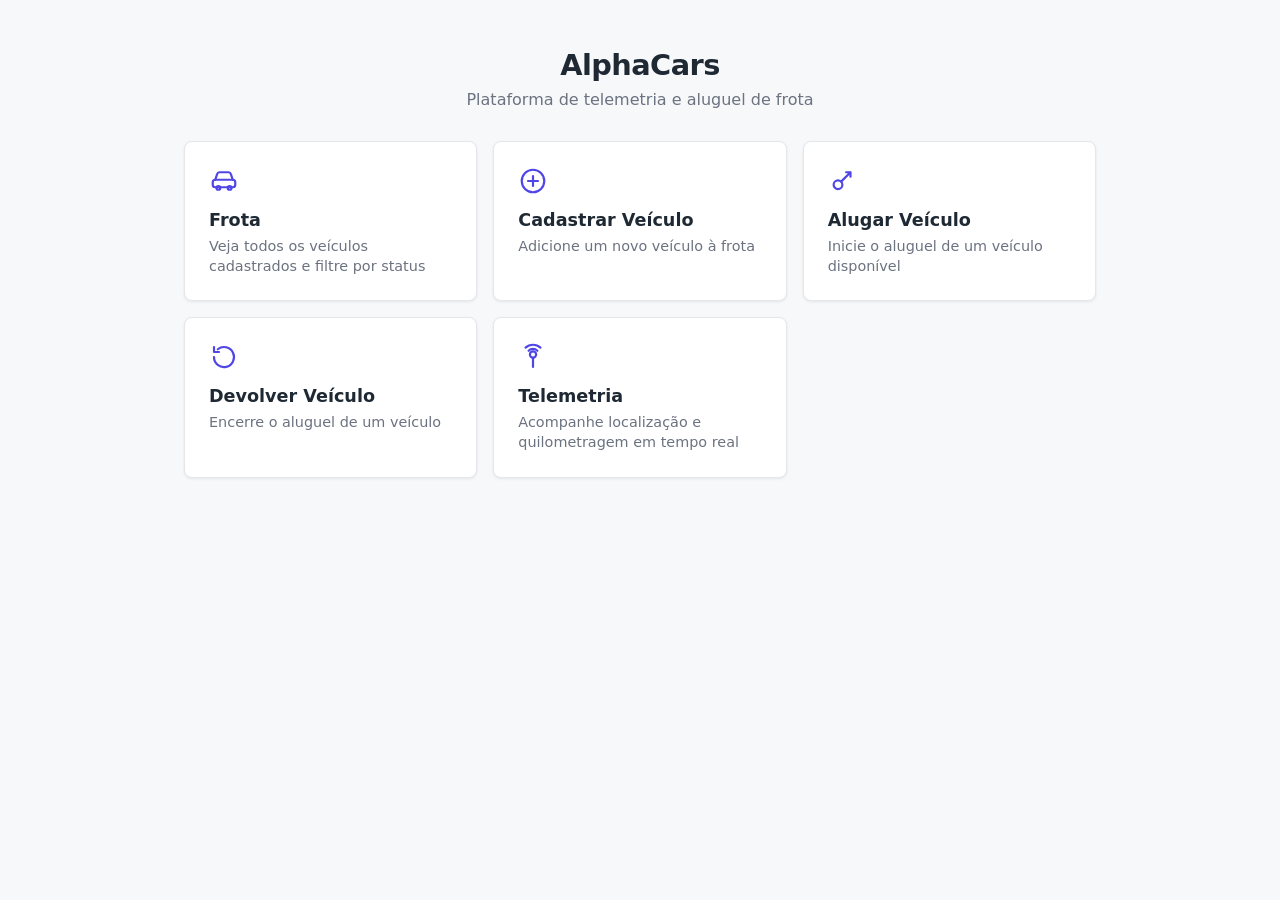
<file: front-end/index.html>
<!DOCTYPE html>
<html lang="pt-br">

<head>
    <meta charset="UTF-8">
    <link rel="stylesheet" href="theme.css">
    <link rel="stylesheet" href="menu-style.css">
    <title>AlphaCars — Painel</title>
</head>

<body>
    <header class="topo">
        <div class="marca">
            <span class="marca-nome">AlphaCars</span>
        </div>
        <p class="subtitulo">Plataforma de telemetria e aluguel de frota</p>
    </header>

    <main class="menu-grid">
        <a class="card-menu" href="listar_veiculos.html">
            <svg class="card-icone" viewBox="0 0 24 24" fill="none" stroke="currentColor" stroke-width="1.75"
                stroke-linecap="round" stroke-linejoin="round">
                <path d="M5 11l1.5-4.5A2 2 0 0 1 8.4 5h7.2a2 2 0 0 1 1.9 1.5L19 11" />
                <rect x="3" y="11" width="18" height="6" rx="2" />
                <circle cx="7.5" cy="17.5" r="1.5" />
                <circle cx="16.5" cy="17.5" r="1.5" />
            </svg>
            <h2>Frota</h2>
            <p>Veja todos os veículos cadastrados e filtre por status</p>
        </a>

        <a class="card-menu" href="adicionar_veiculos.html">
            <svg class="card-icone" viewBox="0 0 24 24" fill="none" stroke="currentColor" stroke-width="1.75"
                stroke-linecap="round" stroke-linejoin="round">
                <circle cx="12" cy="12" r="9" />
                <path d="M12 8v8M8 12h8" />
            </svg>
            <h2>Cadastrar Veículo</h2>
            <p>Adicione um novo veículo à frota</p>
        </a>

        <a class="card-menu" href="alugar_veiculos.html">
            <svg class="card-icone" viewBox="0 0 24 24" fill="none" stroke="currentColor" stroke-width="1.75"
                stroke-linecap="round" stroke-linejoin="round">
                <circle cx="8" cy="15" r="3.5" />
                <path d="M10.5 12.5 18 5M18 5h-3.5M18 5v3.5" />
            </svg>
            <h2>Alugar Veículo</h2>
            <p>Inicie o aluguel de um veículo disponível</p>
        </a>

        <a class="card-menu" href="devolucao_veiculo.html">
            <svg class="card-icone" viewBox="0 0 24 24" fill="none" stroke="currentColor" stroke-width="1.75"
                stroke-linecap="round" stroke-linejoin="round">
                <path d="M4 12a8 8 0 1 0 3-6.2" />
                <path d="M4 4v4h4" />
            </svg>
            <h2>Devolver Veículo</h2>
            <p>Encerre o aluguel de um veículo</p>
        </a>

        <a class="card-menu" href="listar_telemetria.html">
            <svg class="card-icone" viewBox="0 0 24 24" fill="none" stroke="currentColor" stroke-width="1.75"
                stroke-linecap="round" stroke-linejoin="round">
                <path d="M12 20v-7" />
                <circle cx="12" cy="10" r="2.5" />
                <path d="M8.5 7a5 5 0 0 1 7 0M6 4.5a9 9 0 0 1 12 0" />
            </svg>
            <h2>Telemetria</h2>
            <p>Acompanhe localização e quilometragem em tempo real</p>
        </a>
    </main>
</body>

</html>
</file>
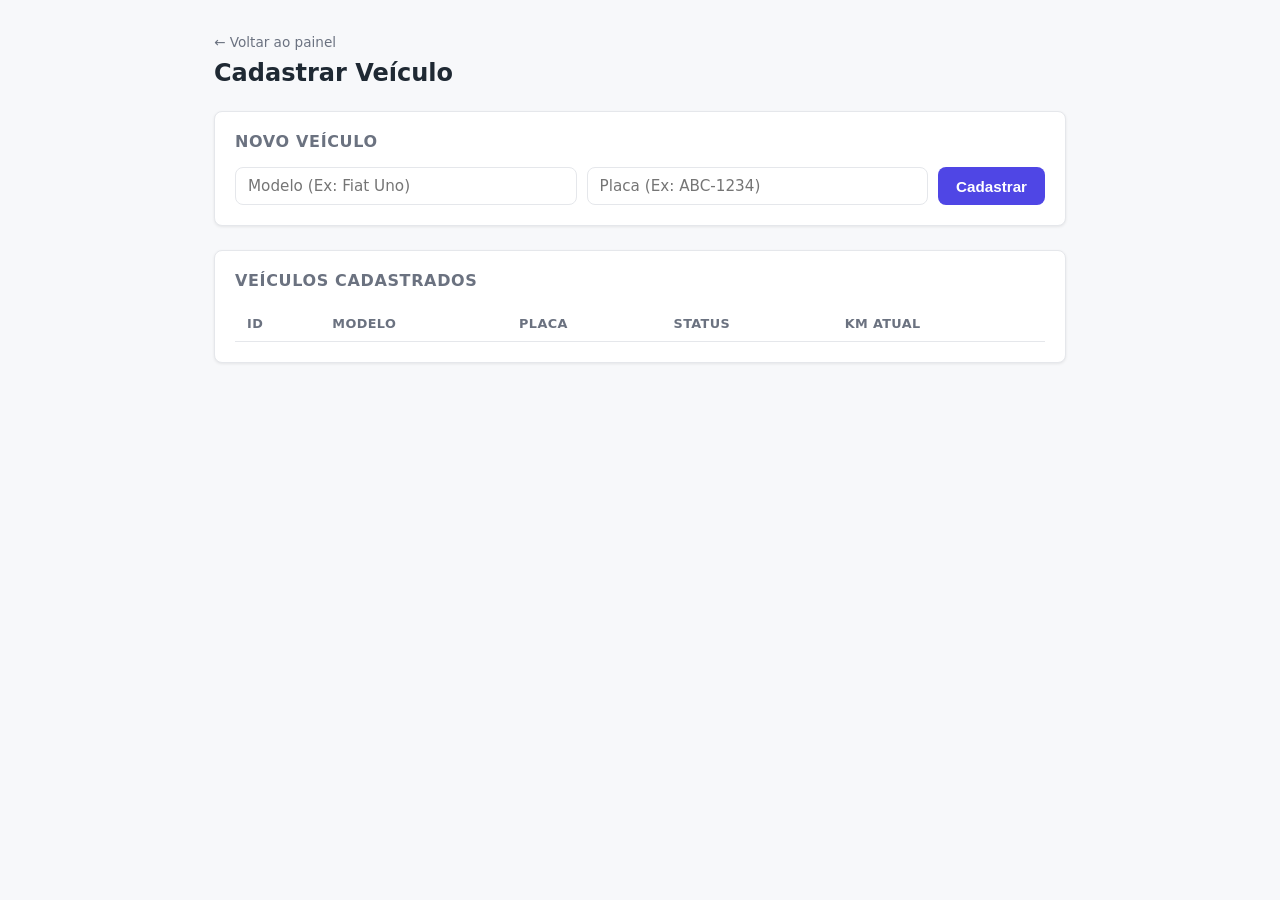
<file: front-end/adicionar_veiculos.html>
<!DOCTYPE html>
<html lang="pt-br">
<head>
    <meta charset="UTF-8">
    <link rel="stylesheet" href="theme.css">
    <title>Cadastrar Veículo — AlphaCars</title>
</head>
<body>
    <div class="pagina">
        <div class="cabecalho-pagina">
            <a class="voltar" href="index.html">← Voltar ao painel</a>
            <h1>Cadastrar Veículo</h1>
        </div>

        <div class="painel">
            <h2>Novo veículo</h2>
            <div class="form-linha">
                <input type="text" id="input-modelo" placeholder="Modelo (Ex: Fiat Uno)">
                <input type="text" id="input-placa" placeholder="Placa (Ex: ABC-1234)">
                <button class="btn" onclick="cadastrarVeiculo()">Cadastrar</button>
            </div>
        </div>

        <div class="painel">
            <h2>Veículos cadastrados</h2>
            <table id="tabela-cadastro">
                <thead>
                    <tr>
                        <th>ID</th>
                        <th>Modelo</th>
                        <th>Placa</th>
                        <th>Status</th>
                        <th>KM Atual</th>
                    </tr>
                </thead>
                <tbody id="corpo-tabela-cadastro">
                </tbody>
            </table>
        </div>
    </div>

    <script src="script.js"></script>
</body>
</html>
</file>
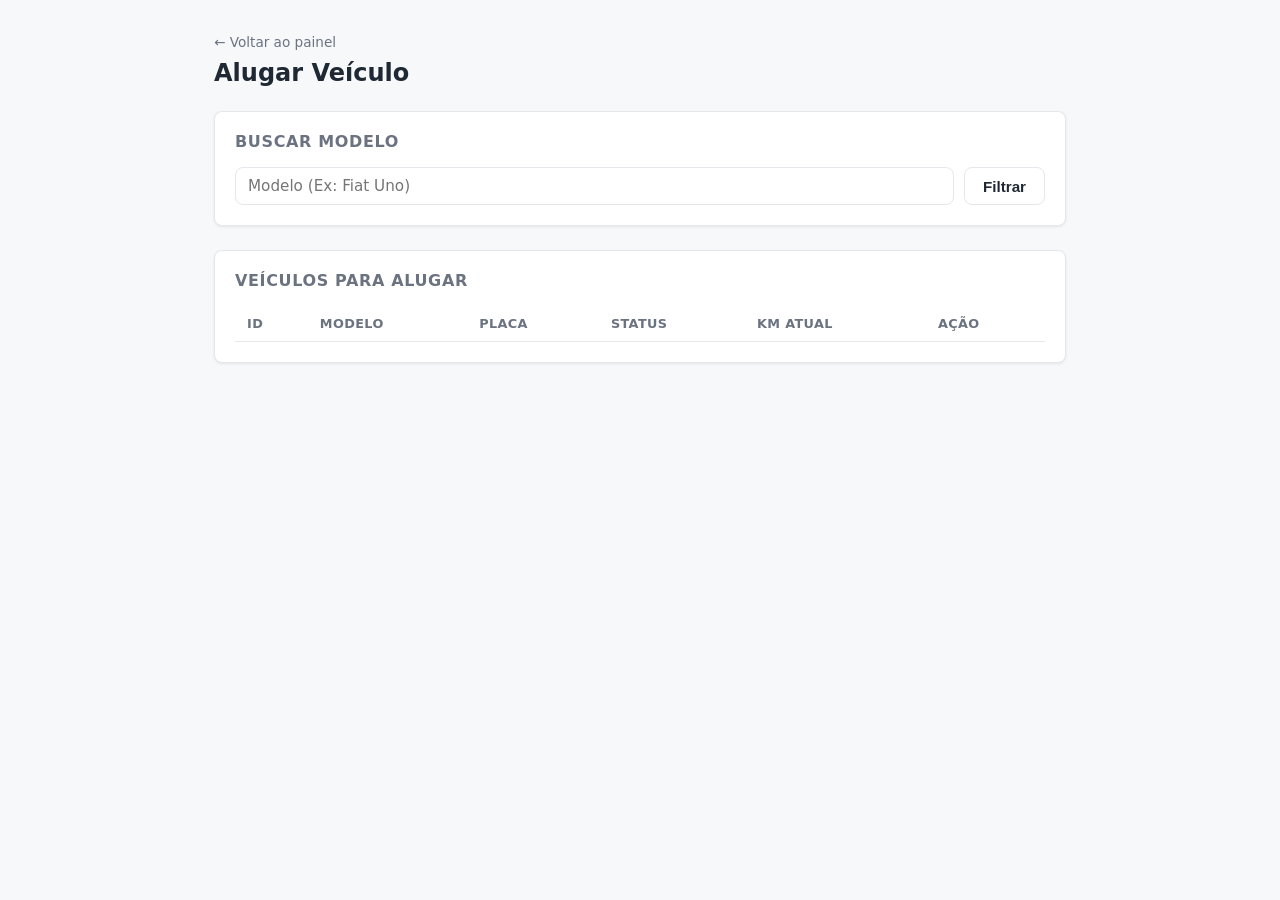
<file: front-end/alugar_veiculos.html>
<!DOCTYPE html>
<html lang="pt-br">

<head>
    <meta charset="UTF-8">
    <link rel="stylesheet" href="theme.css">
    <title>Alugar Veículo</title>
</head>

<body>
    <div class="pagina">
        <div class="cabecalho-pagina">
            <a class="voltar" href="index.html">← Voltar ao painel</a>
            <h1>Alugar Veículo</h1>
        </div>

        <div class="painel">
            <h2>Buscar Modelo</h2>
            <div class="form-linha">
                <input type="text" id="input-modelo" placeholder="Modelo (Ex: Fiat Uno)">
                <button class="btn btn-secundario" onclick="renderAluguel">Filtrar</button>
            </div>
        </div>

        <div class="painel">
            <h2>Veículos para Alugar</h2>
            <table id="tabela-aluguel">
                <thead>
                    <tr>
                        <th>ID</th>
                        <th>Modelo</th>
                        <th>Placa</th>
                        <th>Status</th>
                        <th>KM Atual</th>
                        <th>Ação</th>
                    </tr>
                </thead>
                <tbody id="corpo-tabela-aluguel">
                </tbody>
            </table>
        </div>
    </div>

    <script src="script.js"></script>
</body>
</html>
</file>
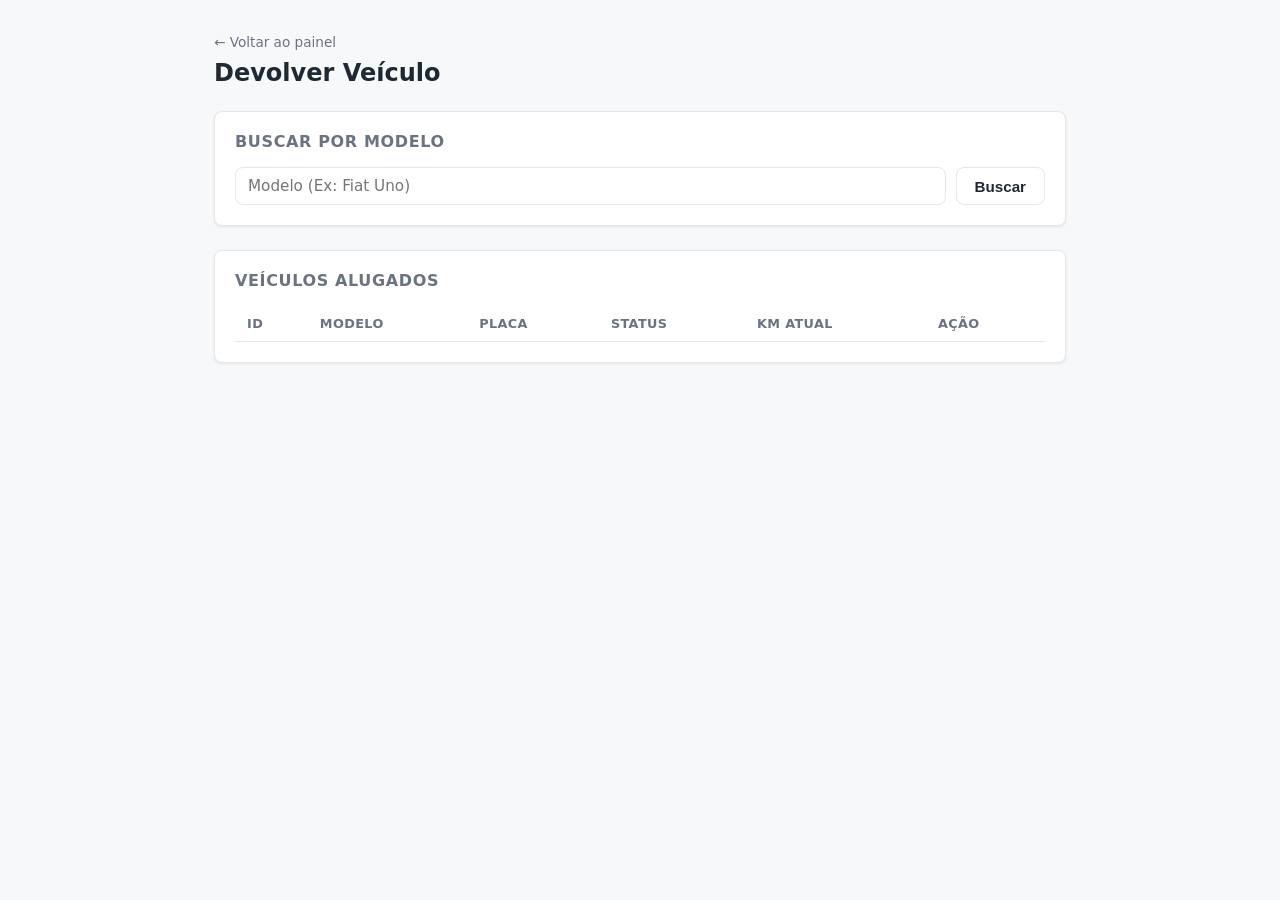
<file: front-end/devolucao_veiculo.html>
<!DOCTYPE html>
<html lang="pt-br">

<head>
    <meta charset="UTF-8">
    <link rel="stylesheet" href="theme.css">
    <title>Devolver Veículo — AlphaCars</title>
</head>

<body>
    <div class="pagina">
        <div class="cabecalho-pagina">
            <a class="voltar" href="index.html">← Voltar ao painel</a>
            <h1>Devolver Veículo</h1>
        </div>

        <div class="painel">
            <h2>Buscar por modelo</h2>
            <div class="form-linha">
                <input type="text" id="input-modelo" placeholder="Modelo (Ex: Fiat Uno)">
                <button class="btn btn-secundario" onclick="filtrarVeiculosAlugados()">Buscar</button>
            </div>
        </div>

        <div class="painel">
            <h2>Veículos alugados</h2>
            <table id="tabela-veiculos-alugados">
                <thead>
                    <tr>
                        <th>ID</th>
                        <th>Modelo</th>
                        <th>Placa</th>
                        <th>Status</th>
                        <th>KM Atual</th>
                        <th>Ação</th>
                    </tr>
                </thead>
                <tbody id="corpo-tabela-alugados">
                </tbody>
            </table>
        </div>
    </div>

    <script src="script.js"></script>
</body>
</html>
</file>
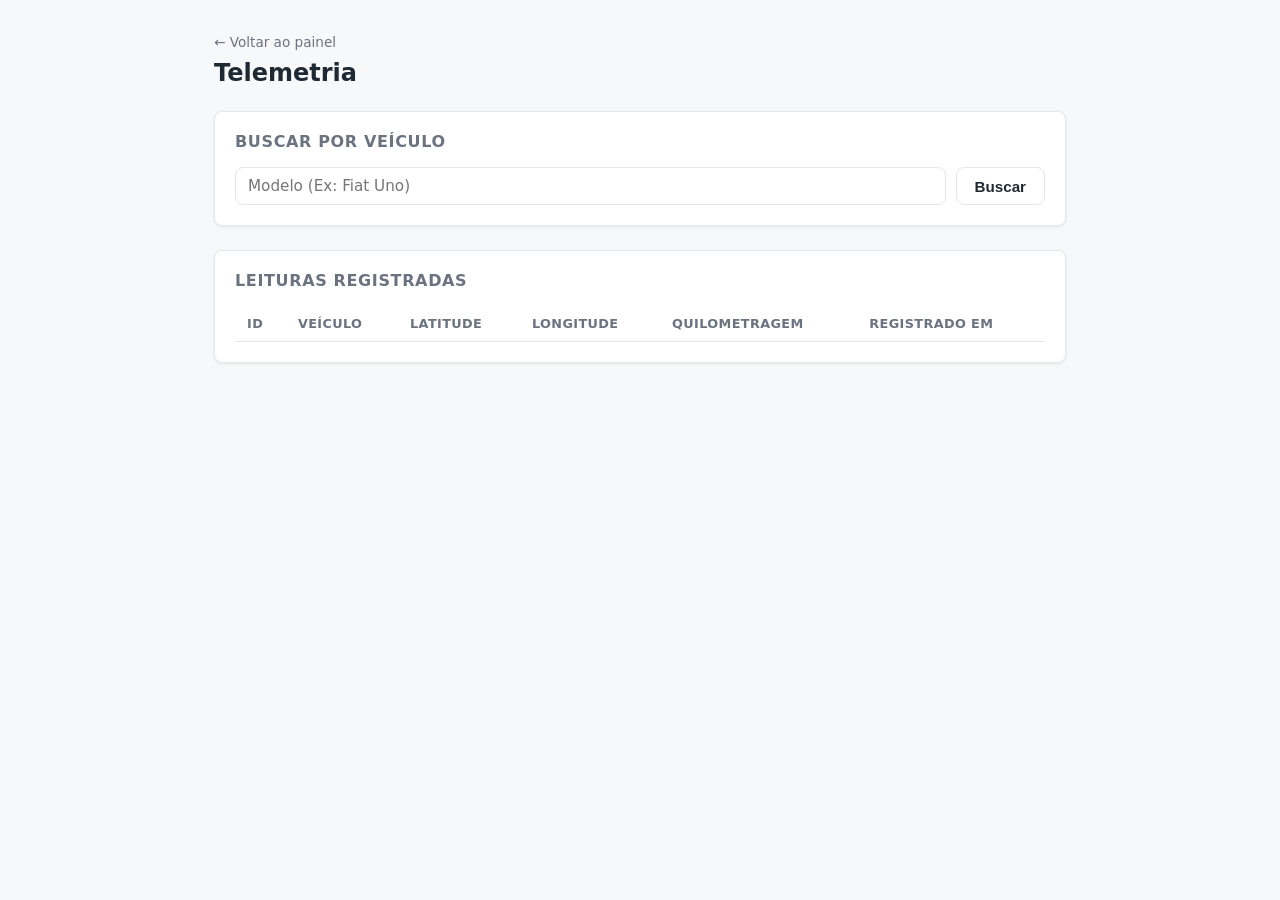
<file: front-end/listar_telemetria.html>
<!DOCTYPE html>
<html lang="pt-br">

<head>
    <meta charset="UTF-8">
    <link rel="stylesheet" href="theme.css">
    <title>Telemetria — AlphaCars</title>
</head>

<body>
    <div class="pagina">
        <div class="cabecalho-pagina">
            <a class="voltar" href="index.html">← Voltar ao painel</a>
            <h1>Telemetria</h1>
        </div>

        <div class="painel">
            <h2>Buscar por veículo</h2>
            <div class="form-linha">
                <input type="text" id="input-veiculo" placeholder="Modelo (Ex: Fiat Uno)">
                <button class="btn btn-secundario" onclick="carregarTelemetria()">Buscar</button>
            </div>
        </div>

        <div class="painel">
            <h2>Leituras registradas</h2>
            <table id="tabela-telemetria">
                <thead>
                    <tr>
                        <th>ID</th>
                        <th>Veículo</th>
                        <th>Latitude</th>
                        <th>Longitude</th>
                        <th>Quilometragem</th>
                        <th>Registrado em</th>
                    </tr>
                </thead>
                <tbody id="corpo-tabela-telemetria">
                </tbody>
            </table>
        </div>
    </div>

    <script src="script.js"></script>
</body>
</html>
</file>
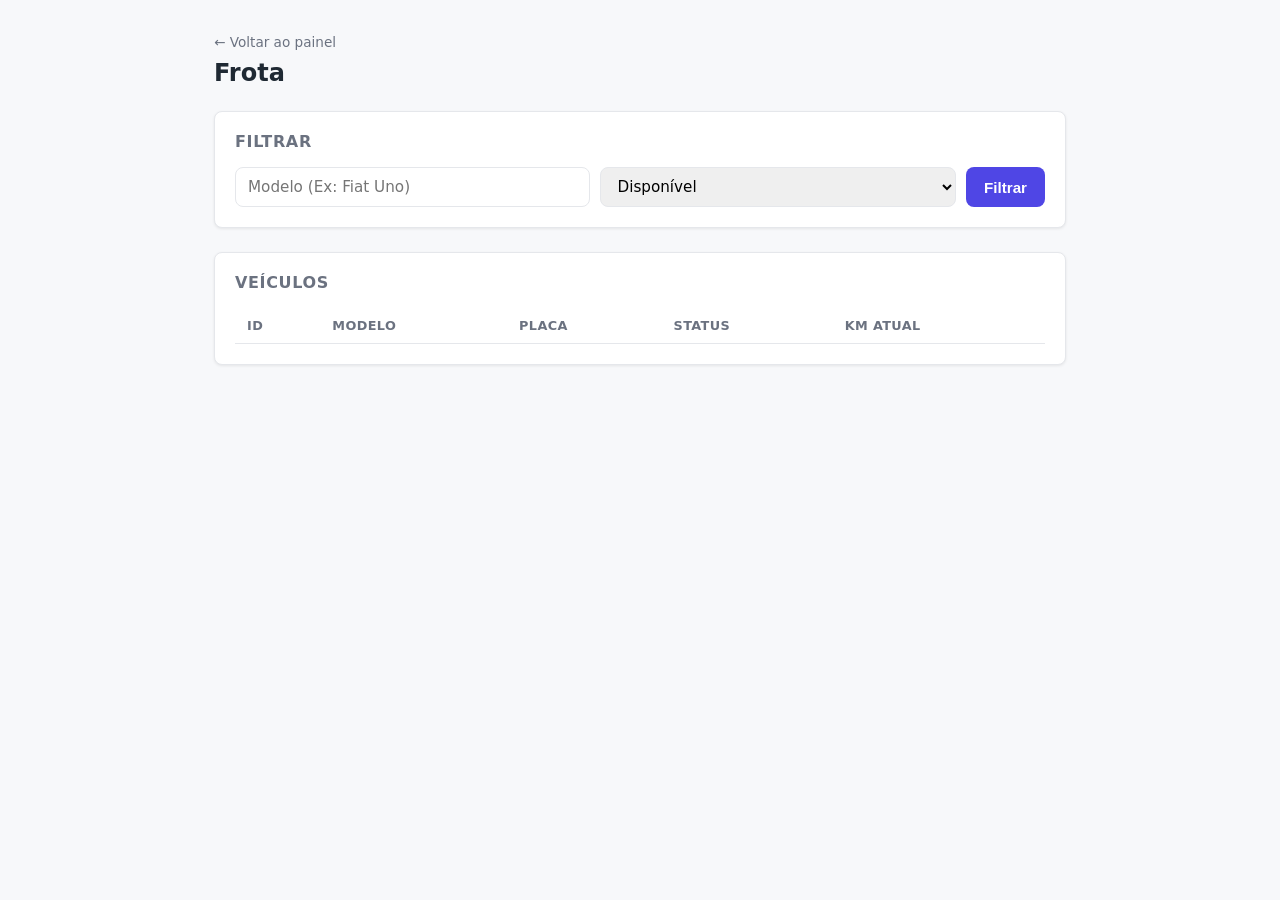
<file: front-end/listar_veiculos.html>
<!DOCTYPE html>
<html lang="pt-br">

<head>
    <meta charset="UTF-8">
    <link rel="stylesheet" href="theme.css">
    <title>Lista de Veículos</title>
</head>

<body>
    <div class="pagina">
        <div class="cabecalho-pagina">
            <a class="voltar" href="index.html">← Voltar ao painel</a>
            <h1>Frota</h1>
        </div>

        <div class="painel">
            <h2>Filtrar</h2>
            <div class="form-linha">
                <input type="text" id="input-modelo" placeholder="Modelo (Ex: Fiat Uno)">
                <select id="select-status">
                    <option value="disponível" selected>Disponível</option>
                    <option value="alugado">Alugado</option>
                    <option value="manutenção">Manutenção</option>
                </select>
                <button class="btn" onclick="filtrarVeiculos()">Filtrar</button>
            </div>
        </div>

        <div class="painel">
            <h2>Veículos</h2>
            <table id="tabela-frota">
                <thead>
                    <tr>
                        <th>ID</th>
                        <th>Modelo</th>
                        <th>Placa</th>
                        <th>Status</th>
                        <th>Km Atual</th>
                    </tr>
                </thead>
                <tbody id="corpo-tabela-frota">
                </tbody>
            </table>
        </div>
    </div>

    <script src="script.js"></script>
</body>
</html>
</file>
<file: front-end/theme.css>
:root {
  --color-bg: #f7f8fa;
  --color-surface: #ffffff;
  --color-border: #e5e7eb;
  --color-text: #1f2933;
  --color-text-muted: #6b7280;
  --color-primary: #4f46e5;
  --color-primary-hover: #4338ca;
  --color-success: #16a34a;
  --color-success-bg: #dcfce7;
  --color-warning: #d97706;
  --color-warning-bg: #fef3c7;
  --color-danger: #dc2626;
  --color-danger-bg: #fee2e2;
  --radius: 8px;
  --shadow-sm: 0 1px 3px rgba(0, 0, 0, 0.08);
  --font-sans: "Segoe UI", system-ui, -apple-system, sans-serif;
}

* {
  box-sizing: border-box;
}

body {
  font-family: var(--font-sans);
  background-color: var(--color-bg);
  color: var(--color-text);
  margin: 0;
  padding: 0;
}

.badge {
  display: inline-block;
  padding: 3px 10px;
  border-radius: 999px;
  font-size: 0.8rem;
  font-weight: 600;
}

.badge-disponivel {
  background-color: var(--color-success-bg);
  color: var(--color-success);
}

.badge-alugado {
  background-color: var(--color-warning-bg);
  color: var(--color-warning);
}

.badge-manutencao {
  background-color: var(--color-danger-bg);
  color: var(--color-danger);
}

.pagina {
  max-width: 900px;
  margin: 0 auto;
  padding: 32px 24px 48px;
}

.cabecalho-pagina {
  margin-bottom: 24px;
}

.cabecalho-pagina .voltar {
  font-size: 0.85rem;
  color: var(--color-text-muted);
  text-decoration: none;
}

.cabecalho-pagina .voltar:hover {
  color: var(--color-primary);
}

.cabecalho-pagina h1 {
  margin: 8px 0 0;
  font-size: 1.5rem;
}

.painel {
  background-color: var(--color-surface);
  border: 1px solid var(--color-border);
  border-radius: var(--radius);
  box-shadow: var(--shadow-sm);
  padding: 20px;
  margin-bottom: 24px;
}

.painel h2 {
  margin: 0 0 16px;
  font-size: 1rem;
  color: var(--color-text-muted);
  text-transform: uppercase;
  letter-spacing: 0.04em;
}

.form-linha {
  display: flex;
  gap: 10px;
  flex-wrap: wrap;
}

.form-linha input,
.form-linha select {
  flex: 1;
  min-width: 160px;
  padding: 9px 12px;
  border: 1px solid var(--color-border);
  border-radius: var(--radius);
  font-size: 0.95rem;
  font-family: var(--font-sans);
}

.form-linha input:focus,
.form-linha select:focus {
  outline: none;
  border-color: var(--color-primary);
}

.btn {
  padding: 9px 18px;
  border: none;
  border-radius: var(--radius);
  font-size: 0.95rem;
  font-weight: 600;
  cursor: pointer;
  background-color: var(--color-primary);
  color: #ffffff;
  transition: background-color 0.15s ease;
}

.btn:hover {
  background-color: var(--color-primary-hover);
}

.btn-secundario {
  background-color: var(--color-surface);
  color: var(--color-text);
  border: 1px solid var(--color-border);
}

.btn-secundario:hover {
  background-color: var(--color-bg);
}

table {
  width: 100%;
  border-collapse: collapse;
}

th {
  text-align: left;
  font-size: 0.8rem;
  color: var(--color-text-muted);
  text-transform: uppercase;
  letter-spacing: 0.03em;
  padding: 10px 12px;
  border-bottom: 1px solid var(--color-border);
}

td {
  padding: 12px;
  border-bottom: 1px solid var(--color-border);
  font-size: 0.92rem;
}

tbody tr:hover {
  background-color: var(--color-bg);
}
</file>
<file: front-end/menu-style.css>
.topo {
  max-width: 960px;
  margin: 0 auto;
  padding: 48px 24px 24px;
  text-align: center;
}

.marca {
  display: flex;
  align-items: center;
  justify-content: center;
  gap: 10px;
  margin-bottom: 8px;
}

.marca-icone {
  font-size: 1.8rem;
}

.marca-nome {
  font-size: 1.8rem;
  font-weight: 700;
  color: var(--color-text);
  letter-spacing: -0.02em;
}

.subtitulo {
  color: var(--color-text-muted);
  font-size: 1rem;
  margin: 0;
}

.menu-grid {
  max-width: 960px;
  margin: 0 auto;
  padding: 8px 24px 48px;
  display: grid;
  grid-template-columns: repeat(auto-fit, minmax(220px, 1fr));
  gap: 16px;
}

.card-menu {
  background-color: var(--color-surface);
  border: 1px solid var(--color-border);
  border-radius: var(--radius);
  box-shadow: var(--shadow-sm);
  padding: 24px;
  text-decoration: none;
  color: var(--color-text);
  transition: transform 0.15s ease, box-shadow 0.15s ease, border-color 0.15s ease;
}

.card-menu:hover {
  transform: translateY(-2px);
  border-color: var(--color-primary);
  box-shadow: 0 4px 12px rgba(79, 70, 229, 0.15);
}

.card-icone {
  width: 30px;
  height: 30px;
  color: var(--color-primary);
  display: block;
  margin-bottom: 14px;
}

.card-menu h2 {
  margin: 0 0 6px 0;
  font-size: 1.1rem;
  font-weight: 600;
}

.card-menu p {
  margin: 0;
  font-size: 0.9rem;
  color: var(--color-text-muted);
  line-height: 1.4;
}
</file>
